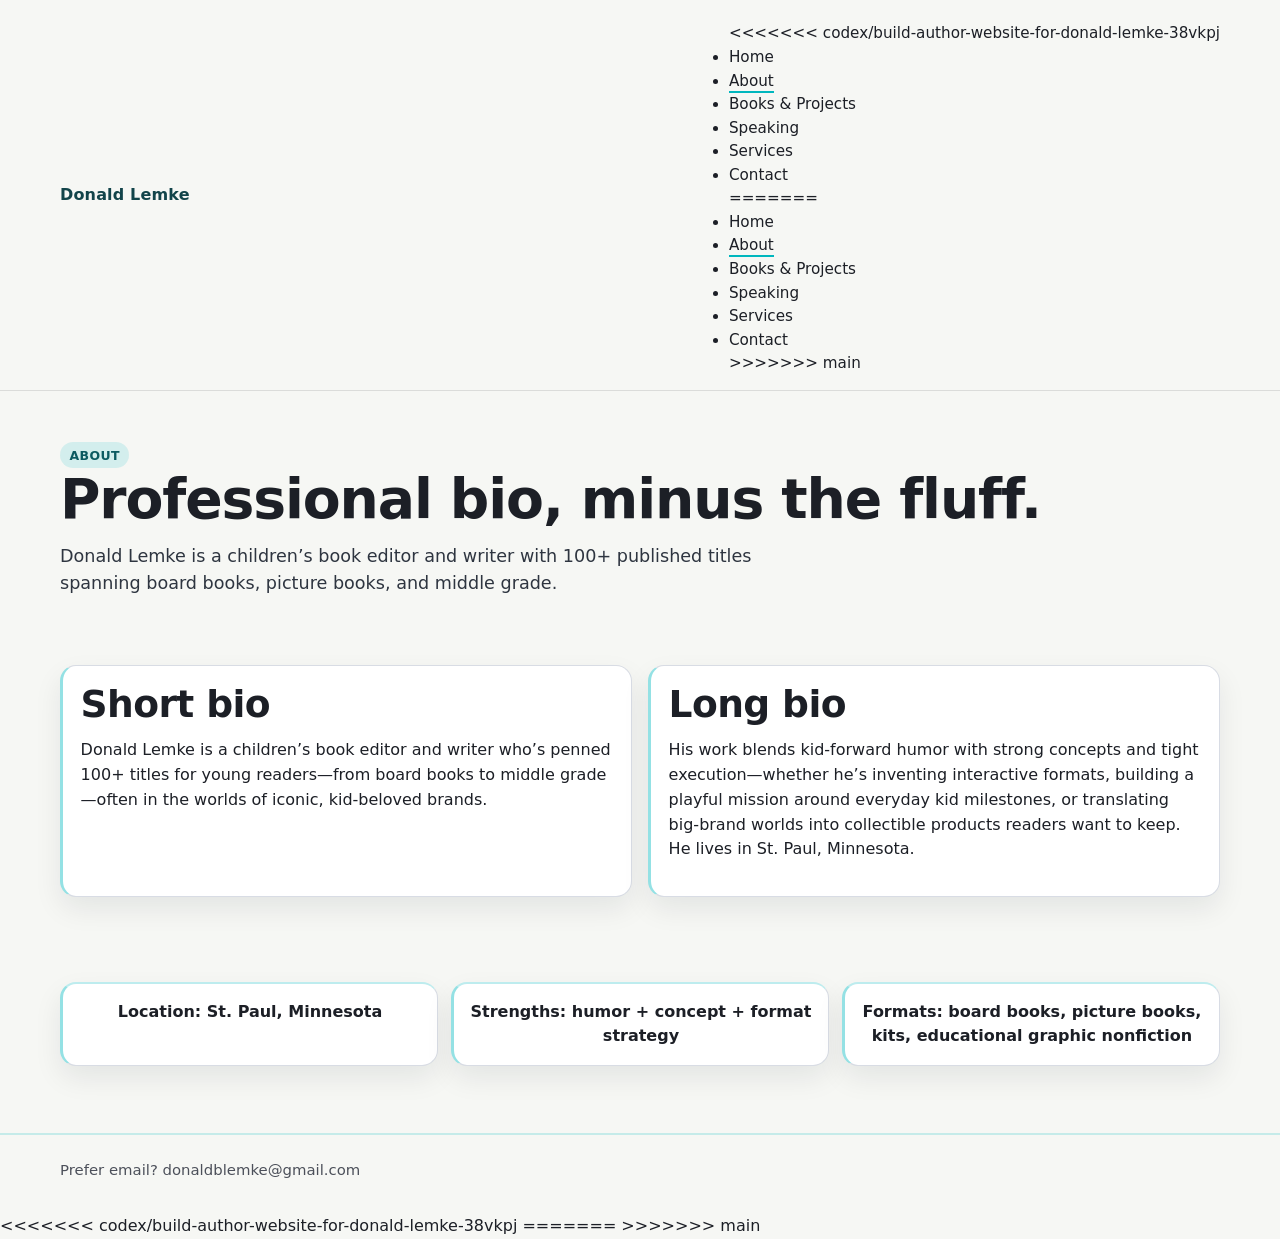
<file: about/index.html>
<!doctype html>
<html lang="en">
<head>
  <meta charset="UTF-8" />
  <meta name="viewport" content="width=device-width, initial-scale=1.0" />
  <title>About — Donald Lemke</title>
  <meta name="description" content="About Donald Lemke: children’s editor/writer with 100+ books across formats." />
  <link rel="stylesheet" href="../styles.css" />
</head>
<body>
<header class="site-header">
    <div class="container nav-wrap">
      <div class="brand">Donald Lemke</div>
      <nav class="site-nav" aria-label="Primary">
        <ul class="site-nav-list">
<<<<<<< codex/build-author-website-for-donald-lemke-38vkpj
          <li><a href="/">Home</a></li>
          <li><a href="/about/" aria-current="page">About</a></li>
          <li><a href="/books/">Books & Projects</a></li>
          <li><a href="/speaking/">Speaking</a></li>
          <li><a href="/services/">Services</a></li>
          <li><a href="/contact/">Contact</a></li>
=======
          <li><a href="../">Home</a></li>
          <li><a href="../about/" aria-current="page">About</a></li>
          <li><a href="../books/">Books & Projects</a></li>
          <li><a href="../speaking/">Speaking</a></li>
          <li><a href="../services/">Services</a></li>
          <li><a href="../contact/">Contact</a></li>
>>>>>>> main
        </ul>
      </nav>
    </div>
  </header>
<main class="container">
  <section class="page-hero">
    <span class="accent-label">About</span>
    <h1>Professional bio, minus the fluff.</h1>
    <p class="lead">Donald Lemke is a children’s book editor and writer with 100+ published titles spanning board books, picture books, and middle grade.</p>
  </section>
  <section class="columns-2">
    <article class="about-box"><h2>Short bio</h2><p>Donald Lemke is a children’s book editor and writer who’s penned 100+ titles for young readers—from board books to middle grade—often in the worlds of iconic, kid-beloved brands.</p></article>
    <article class="about-box"><h2>Long bio</h2><p>His work blends kid-forward humor with strong concepts and tight execution—whether he’s inventing interactive formats, building a playful mission around everyday kid milestones, or translating big-brand worlds into collectible products readers want to keep. He lives in St. Paul, Minnesota.</p></article>
  </section>
  <section>
    <div class="highlight-strip">
      <div class="fact">Location: St. Paul, Minnesota</div>
      <div class="fact">Strengths: humor + concept + format strategy</div>
      <div class="fact">Formats: board books, picture books, kits, educational graphic nonfiction</div>
    </div>
  </section>
</main>
<footer><div class="container">Prefer email? <a class="link" href="mailto:donaldblemke@gmail.com">donaldblemke@gmail.com</a></div></footer>
<<<<<<< codex/build-author-website-for-donald-lemke-38vkpj
  <script src="../script.js"></script>
=======
>>>>>>> main
</body>
</html>
</file>
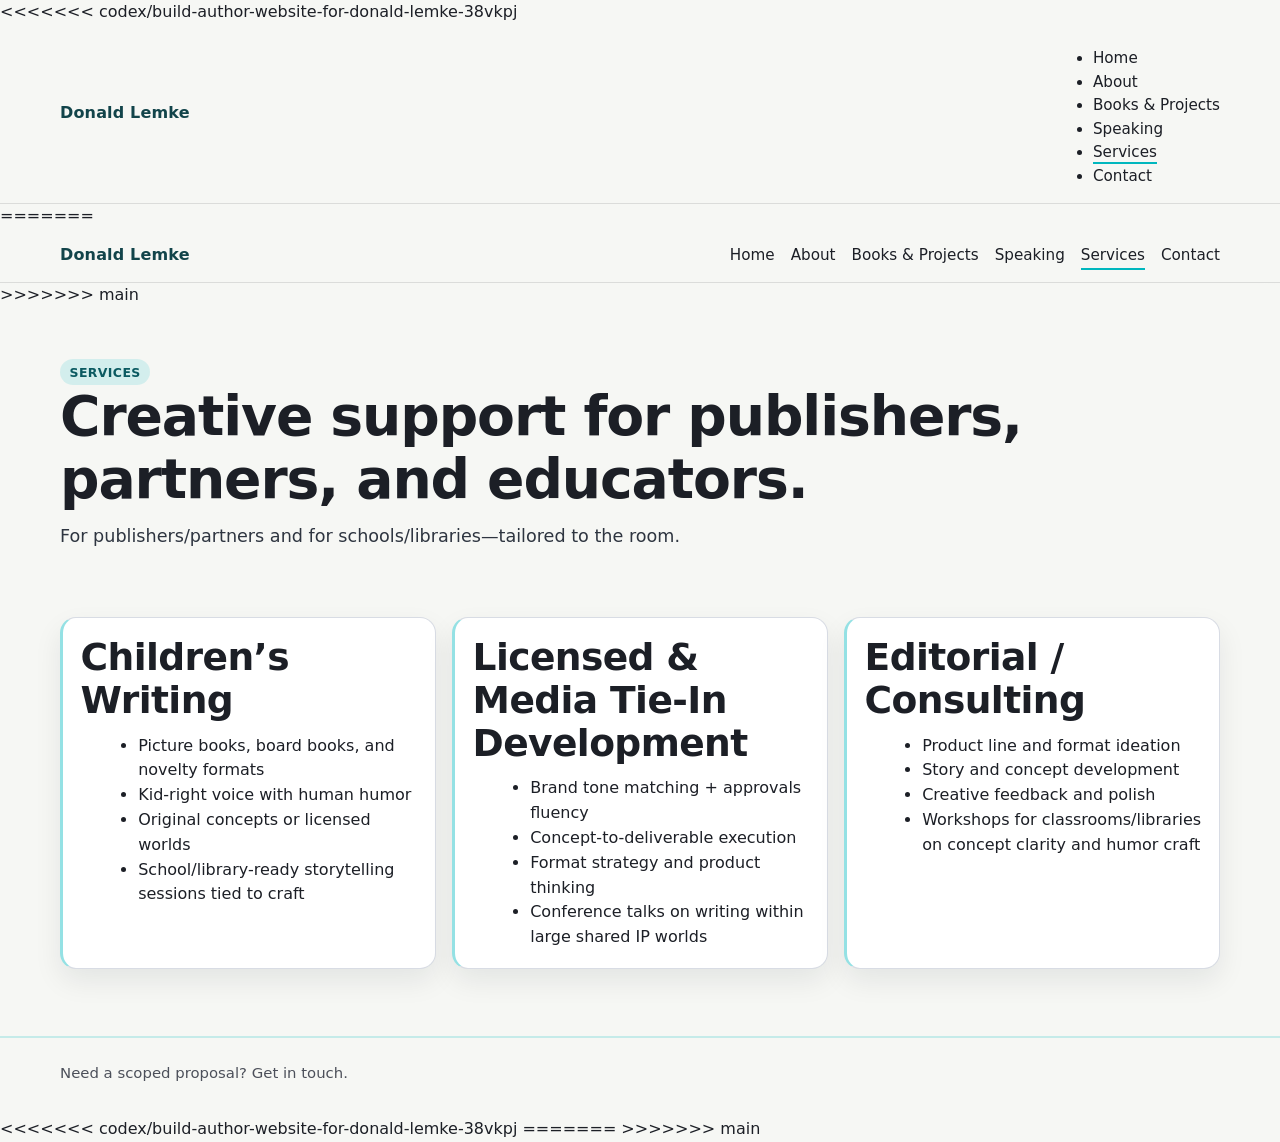
<file: services/index.html>
<!doctype html>
<html lang="en">
<head>
  <meta charset="UTF-8" />
  <meta name="viewport" content="width=device-width, initial-scale=1.0" />
  <title>Services — Donald Lemke</title>
  <meta name="description" content="Children's writing, licensed tie-in development, and consulting services by Donald Lemke." />
<<<<<<< codex/build-author-website-for-donald-lemke-38vkpj
  <link rel="stylesheet" href="../styles.css" />
</head>
<body>
<header class="site-header">
    <div class="container nav-wrap">
      <div class="brand">Donald Lemke</div>
      <nav class="site-nav" aria-label="Primary">
        <ul class="site-nav-list">
          <li><a href="/">Home</a></li>
          <li><a href="/about/">About</a></li>
          <li><a href="/books/">Books & Projects</a></li>
          <li><a href="/speaking/">Speaking</a></li>
          <li><a href="/services/" aria-current="page">Services</a></li>
          <li><a href="/contact/">Contact</a></li>
        </ul>
      </nav>
    </div>
  </header>
=======
  <link rel="stylesheet" href="/styles.css" />
</head>
<body>
<header><div class="container nav-wrap"><div class="brand">Donald Lemke</div><nav><a href="/">Home</a><a href="/about/">About</a><a href="/books/">Books &amp; Projects</a><a href="/speaking/">Speaking</a><a href="/services/" aria-current="page">Services</a><a href="/contact/">Contact</a></nav></div></header>
>>>>>>> main
<main class="container">
  <section class="page-hero"><span class="accent-label">Services</span><h1>Creative support for publishers, partners, and educators.</h1><p class="lead">For publishers/partners and for schools/libraries—tailored to the room.</p></section>
  <section class="services">
    <article class="service-card"><h2>Children’s Writing</h2><ul><li>Picture books, board books, and novelty formats</li><li>Kid-right voice with human humor</li><li>Original concepts or licensed worlds</li><li>School/library-ready storytelling sessions tied to craft</li></ul></article>
    <article class="service-card"><h2>Licensed &amp; Media Tie-In Development</h2><ul><li>Brand tone matching + approvals fluency</li><li>Concept-to-deliverable execution</li><li>Format strategy and product thinking</li><li>Conference talks on writing within large shared IP worlds</li></ul></article>
    <article class="service-card"><h2>Editorial / Consulting</h2><ul><li>Product line and format ideation</li><li>Story and concept development</li><li>Creative feedback and polish</li><li>Workshops for classrooms/libraries on concept clarity and humor craft</li></ul></article>
  </section>
</main>
<footer><div class="container">Need a scoped proposal? <a class="link" href="/contact/">Get in touch</a>.</div></footer>
<<<<<<< codex/build-author-website-for-donald-lemke-38vkpj
  <script src="../script.js"></script>
=======
>>>>>>> main
</body>
</html>
</file>
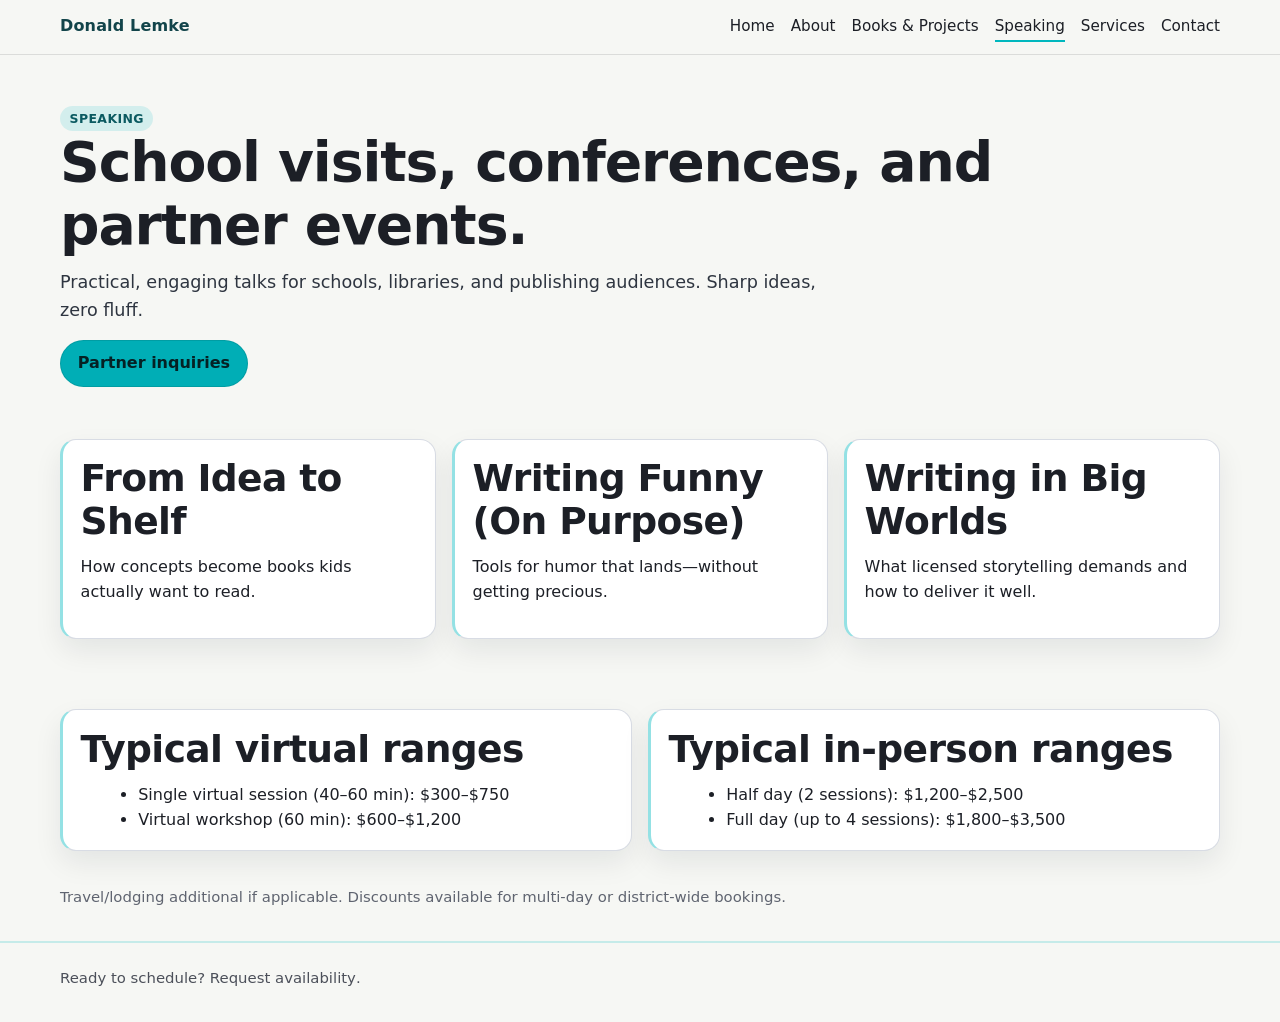
<file: speaking/index.html>
<!doctype html>
<html lang="en">
<head>
  <meta charset="UTF-8" />
  <meta name="viewport" content="width=device-width, initial-scale=1.0" />
  <title>Speaking — Donald Lemke</title>
  <meta name="description" content="Speaking programs, event formats, and booking details for Donald Lemke." />
  <link rel="stylesheet" href="/styles.css" />
</head>
<body>
<header><div class="container nav-wrap"><div class="brand">Donald Lemke</div><nav><a href="/">Home</a><a href="/about/">About</a><a href="/books/">Books &amp; Projects</a><a href="/speaking/" aria-current="page">Speaking</a><a href="/services/">Services</a><a href="/contact/">Contact</a></nav></div></header>
<main class="container">
  <section class="page-hero"><span class="accent-label">Speaking</span><h1>School visits, conferences, and partner events.</h1><p class="lead">Practical, engaging talks for schools, libraries, and publishing audiences. Sharp ideas, zero fluff.</p><a class="btn btn-primary" href="/contact/">Partner inquiries</a></section>
  <section class="cards">
    <article class="program-card"><h2>From Idea to Shelf</h2><p>How concepts become books kids actually want to read.</p></article>
    <article class="program-card"><h2>Writing Funny (On Purpose)</h2><p>Tools for humor that lands—without getting precious.</p></article>
    <article class="program-card"><h2>Writing in Big Worlds</h2><p>What licensed storytelling demands and how to deliver it well.</p></article>
  </section>
  <section class="rate-grid">
    <article class="rate-block"><h2>Typical virtual ranges</h2><ul><li>Single virtual session (40–60 min): $300–$750</li><li>Virtual workshop (60 min): $600–$1,200</li></ul></article>
    <article class="rate-block"><h2>Typical in-person ranges</h2><ul><li>Half day (2 sessions): $1,200–$2,500</li><li>Full day (up to 4 sessions): $1,800–$3,500</li></ul></article>
  </section>
  <p class="small">Travel/lodging additional if applicable. Discounts available for multi-day or district-wide bookings.</p>
</main>
<footer><div class="container">Ready to schedule? <a class="link" href="/contact/">Request availability</a>.</div></footer>
</body>
</html>
</file>
<file: styles.css>
:root {
  --off-white: #f6f7f4;
  --charcoal: #1c1f26;
  --teal: #00b7be;
  --teal-deep: #00939a;
  --muted: #5f6470;
  --card: #ffffff;
  --border: #d8dce4;
  --shadow: 0 12px 28px rgba(18, 27, 32, 0.08);
  --radius: 16px;
  --max: 1160px;
}

* { box-sizing: border-box; }
html { scroll-behavior: smooth; }
body {
  margin: 0;
  font-family: Inter, ui-sans-serif, system-ui, -apple-system, Segoe UI, Roboto, Helvetica, Arial, sans-serif;
  color: var(--charcoal);
  background-color: var(--off-white);
  line-height: 1.55;
}

img { max-width: 100%; display: block; }
a { color: inherit; text-decoration: none; position: relative; }
.container { width: min(100% - 2rem, var(--max)); margin-inline: auto; }

.site-header,
header {
  position: sticky;
  top: 0;
  z-index: 20;
  background: rgba(246, 247, 244, 0.94);
  backdrop-filter: blur(9px);
  border-bottom: 1px solid rgba(28, 31, 38, 0.12);
}
.nav-wrap { display: flex; align-items: center; justify-content: space-between; gap: 1rem; padding: 0.9rem 0; }
.brand { font-weight: 850; letter-spacing: 0.01em; color: #12444a; }
nav { display: flex; flex-wrap: wrap; gap: 1rem; font-size: 0.95rem; }
nav a::after, a.link::after {
  content: "";
  position: absolute;
  left: 0;
  right: 100%;
  bottom: -3px;
  height: 2px;
  background: var(--teal);
  transition: right 180ms ease;
}
nav a:hover::after, nav a[aria-current="page"]::after, a.link:hover::after { right: 0; }

h1, h2, h3 { line-height: 1.14; margin: 0 0 0.75rem; }
h1 { font-size: clamp(2.2rem, 5.6vw, 3.45rem); letter-spacing: -0.02em; }
h2 { font-size: clamp(1.65rem, 3.7vw, 2.35rem); letter-spacing: -0.016em; }
p { margin: 0 0 1rem; }

.hero {
  position: relative;
  display: grid;
  grid-template-columns: 1.05fr 1fr;
  gap: 1.6rem;
  align-items: center;
  padding: 3.7rem 1rem 2.4rem;
  border-bottom: 3px solid rgba(0, 183, 190, 0.22);
  background: #f6f7f4;
  border-radius: 18px;
  margin-top: 0.5rem;
}
.lead { font-size: 1.1rem; color: #2e3540; }

.accent-label {
  display: inline-block;
  background: rgba(0, 183, 190, 0.14);
  color: #0b5a61;
  padding: 0.2rem 0.6rem;
  border-radius: 999px;
  font-size: 0.78rem;
  font-weight: 700;
  letter-spacing: 0.03em;
  text-transform: uppercase;
}

.button-row { display: flex; flex-wrap: wrap; gap: 0.7rem; margin: 1.2rem 0 1rem; }
.btn {
  display: inline-block;
  padding: 0.65rem 1.05rem;
  border-radius: 999px;
  border: 1px solid transparent;
  font-weight: 680;
  transition: transform 120ms ease, box-shadow 200ms ease;
}
.btn:hover { transform: translateY(-1px); box-shadow: 0 7px 16px rgba(0, 0, 0, 0.1); }
.btn:focus-visible { outline: 3px solid rgba(0, 183, 190, 0.35); outline-offset: 2px; }
.btn-primary { background: #00aeb6; color: #052124; border-color: rgba(0, 130, 136, 0.4); }
.btn-dark { background: var(--charcoal); color: #fff; }
.btn-outline { background: #fff; border-color: #bfc6d2; }
.btn-outline:hover { border-color: var(--teal); color: #0a5f66; }

.proof { display: flex; flex-wrap: wrap; gap: 0.55rem; margin-top: 1rem; }
.proof span {
  background: #fff;
  border: 1px solid var(--border);
  border-left: 2px solid rgba(0, 183, 190, 0.5);
  border-radius: 999px;
  padding: 0.28rem 0.74rem;
  font-size: 0.86rem;
}

.hero-carousel {
  position: relative;
  overflow: hidden;
  border-radius: 16px;
  border: 1px solid rgba(28, 31, 38, 0.14);
  box-shadow: var(--shadow);
  min-height: 420px;
  background: #102f34;
}
.carousel-slide { position: absolute; inset: 0; opacity: 0; transition: opacity 700ms ease; pointer-events: none; }
.carousel-slide.active { opacity: 1; pointer-events: auto; }
.carousel-slide img { width: 100%; height: 100%; object-fit: cover; }
.carousel-slide::after {
  content: "";
  position: absolute;
  inset: 0;
  background: linear-gradient(180deg, rgba(10, 24, 31, 0.1) 0%, rgba(10, 24, 31, 0.26) 60%, rgba(10, 24, 31, 0.4) 100%);
}
.carousel-caption {
  position: absolute;
  left: 1rem;
  right: 1rem;
  bottom: 0.9rem;
  color: #f7fbfb;
  font-size: 0.93rem;
  z-index: 3;
  text-shadow: 0 2px 8px rgba(0,0,0,.45);
}
.carousel-controls { position: absolute; inset: auto 0 0 0; display: flex; align-items: center; justify-content: space-between; padding: .6rem; z-index: 4; }
.arrow-btn {
  background: rgba(255,255,255,.8);
  color: #173237;
  border: 1px solid rgba(0, 183, 190, .45);
  width: 34px; height: 34px; border-radius: 999px; cursor: pointer; font-weight: 700;
}
.arrow-btn:focus-visible, .dot:focus-visible { outline: 3px solid rgba(0, 183, 190, 0.45); outline-offset: 2px; }
.dots { display:flex; gap:.45rem; align-items:center; }
.dot { width:10px;height:10px;border-radius:50%;border:1px solid rgba(255,255,255,.9);background:rgba(255,255,255,.38);cursor:pointer; }
.dot.active { background: var(--teal); border-color: var(--teal); }

.page-hero { padding: 3.2rem 0 1rem; }
.page-hero p { max-width: 68ch; }

section { padding: 2.2rem 0; }
.section-header { margin-bottom: 1rem; }
.teal-kick { display: inline; background: linear-gradient(180deg, transparent 58%, rgba(0, 183, 190, 0.18) 58%); padding: 0 .2rem; }
.small { color: var(--muted); font-size: 0.93rem; }

.cards { display: grid; grid-template-columns: repeat(auto-fit, minmax(240px, 1fr)); gap: 1rem; }
.project-card,.service-card,.program-card,.quote,.fact,.rate-block,.contact-wrap,.about-box {
  background: var(--card);
  border: 1px solid var(--border);
  border-left: 3px solid rgba(0,183,190,.42);
  border-radius: var(--radius);
  box-shadow: var(--shadow);
}
.project-card { overflow:hidden; display:grid; grid-template-rows:190px auto; transition: transform 170ms ease, border-color 170ms ease, box-shadow 170ms ease; }
.project-card:hover { transform: translateY(-4px); border-color: rgba(0,183,190,.8); box-shadow: 0 12px 24px rgba(20, 27, 30, 0.12); }
.project-card img { width:100%; height:100%; object-fit:cover; }
.project-copy { padding: .95rem; }
.kicker { color:#3b4250; font-size:.8rem; text-transform:uppercase; letter-spacing:.05em; margin-bottom:.3rem; display:block; font-weight:700; }

.columns-2 { display:grid; grid-template-columns: repeat(2,minmax(0,1fr)); gap:1rem; }
.about-box,.service-card,.program-card,.quote,.rate-block,.contact-wrap { padding:1.1rem; }
.services { display:grid; grid-template-columns:repeat(auto-fit,minmax(240px,1fr)); gap:1rem; }
ul { margin:.5rem 0 0 1.1rem; }

.highlight-strip { display:grid; grid-template-columns:repeat(auto-fit,minmax(180px,1fr)); gap:.8rem; margin-top:.9rem; }
.fact { padding:1rem; border-top:2px solid rgba(0,183,190,.26); text-align:center; font-weight:650; background:#fff; }

.quotes { display:grid; grid-template-columns: repeat(auto-fit, minmax(250px,1fr)); gap:1rem; }
.quote p { margin-bottom:.4rem; font-style:italic; }

.rate-grid { display:grid; grid-template-columns:1fr 1fr; gap:1rem; }
.faq details { background:#fff; border:1px solid var(--border); border-left:3px solid rgba(0,183,190,.36); border-radius:12px; padding:.75rem .9rem; margin-bottom:.55rem; }

form { display:grid; gap:.8rem; }
input,select,textarea {
  width:100%; border:1px solid #cfd4dc; border-radius:10px; padding:.65rem .75rem; font:inherit; background:#fff;
}
input:focus,select:focus,textarea:focus { outline:none; border-color:var(--teal); box-shadow:0 0 0 3px rgba(0,183,190,.2); }
textarea { min-height:140px; }
.email-subtle { margin-top:.8rem; font-size:.92rem; }
.email-subtle a { color:var(--teal-deep); font-weight:600; }

footer {
  border-top: 2px solid rgba(0,183,190,.20);
  padding: 1.5rem 0 2rem;
  margin-top: 2rem;
  color: #4c505a;
  font-size: .93rem;
}

@media (max-width: 920px) {
  .hero,.columns-2,.rate-grid { grid-template-columns:1fr; }
  .hero { padding-top:2.2rem; }
  .hero-carousel { min-height:320px; }
}
</file>
